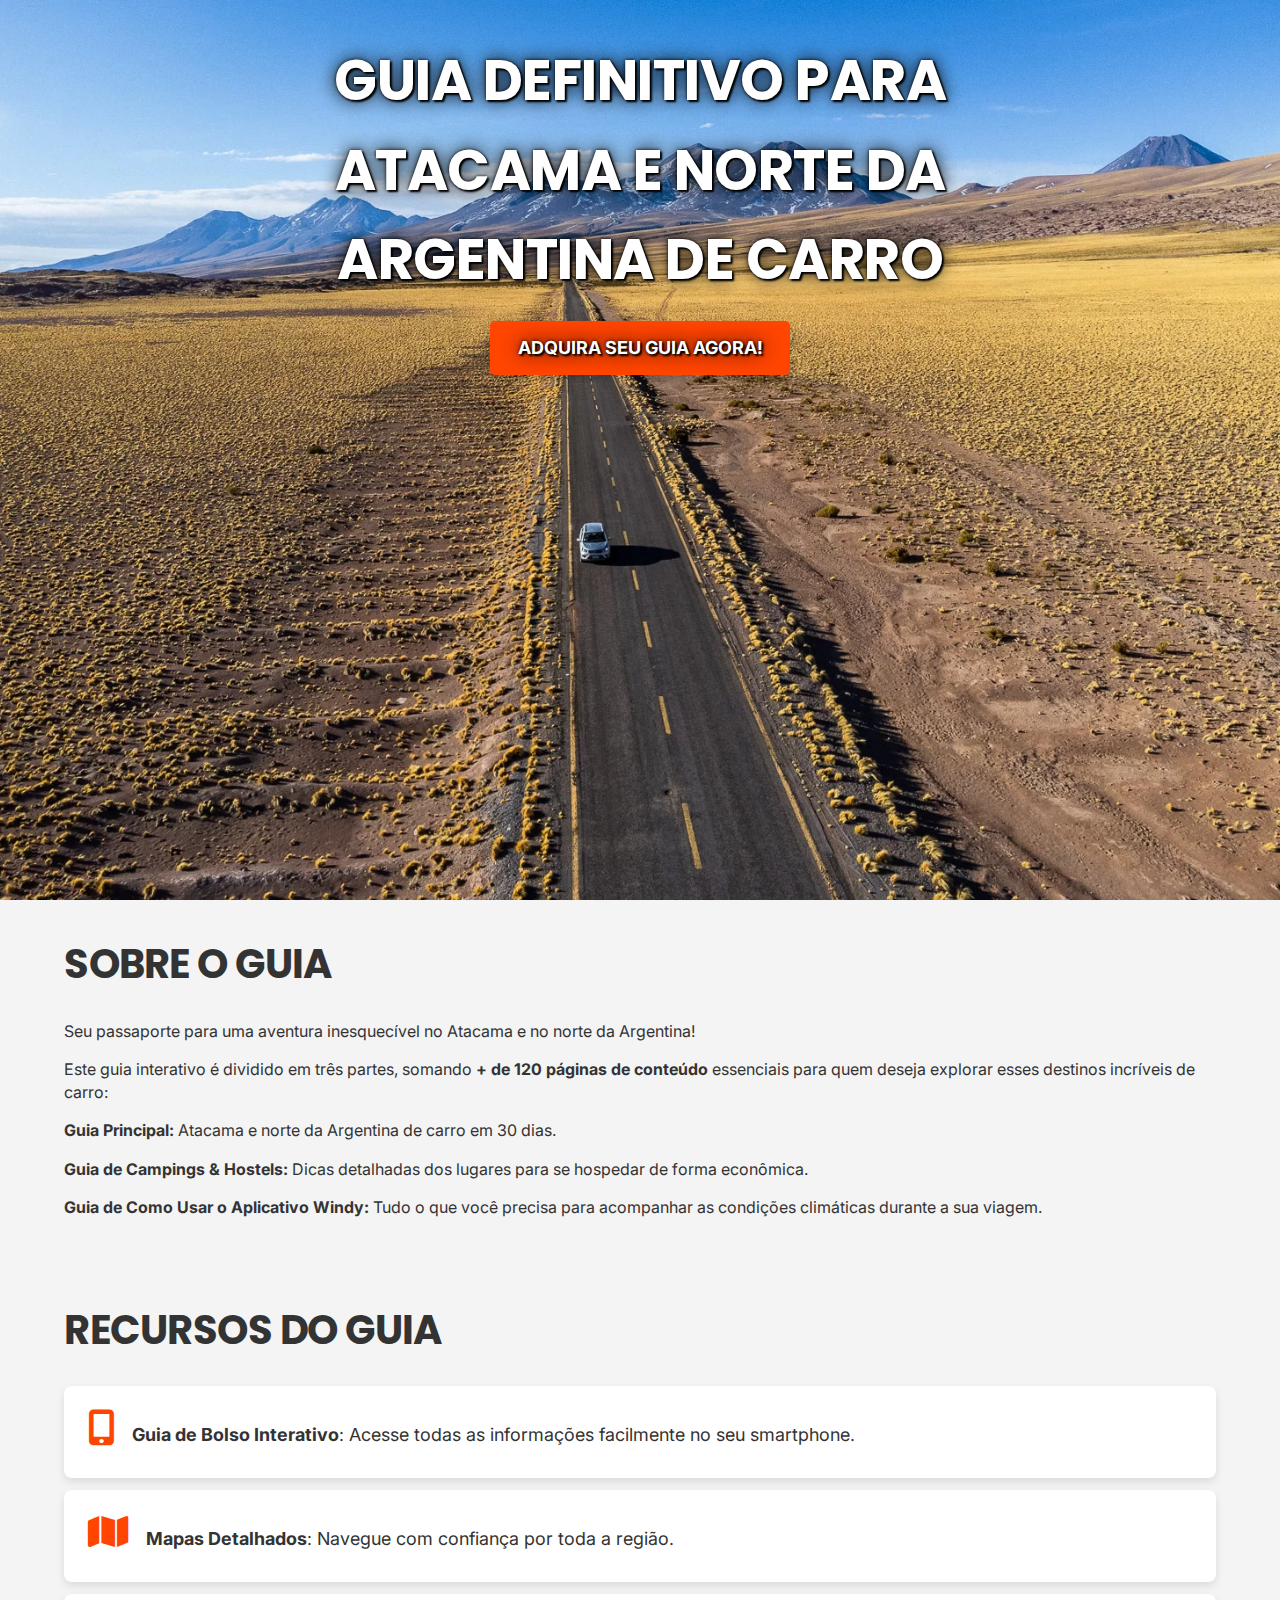
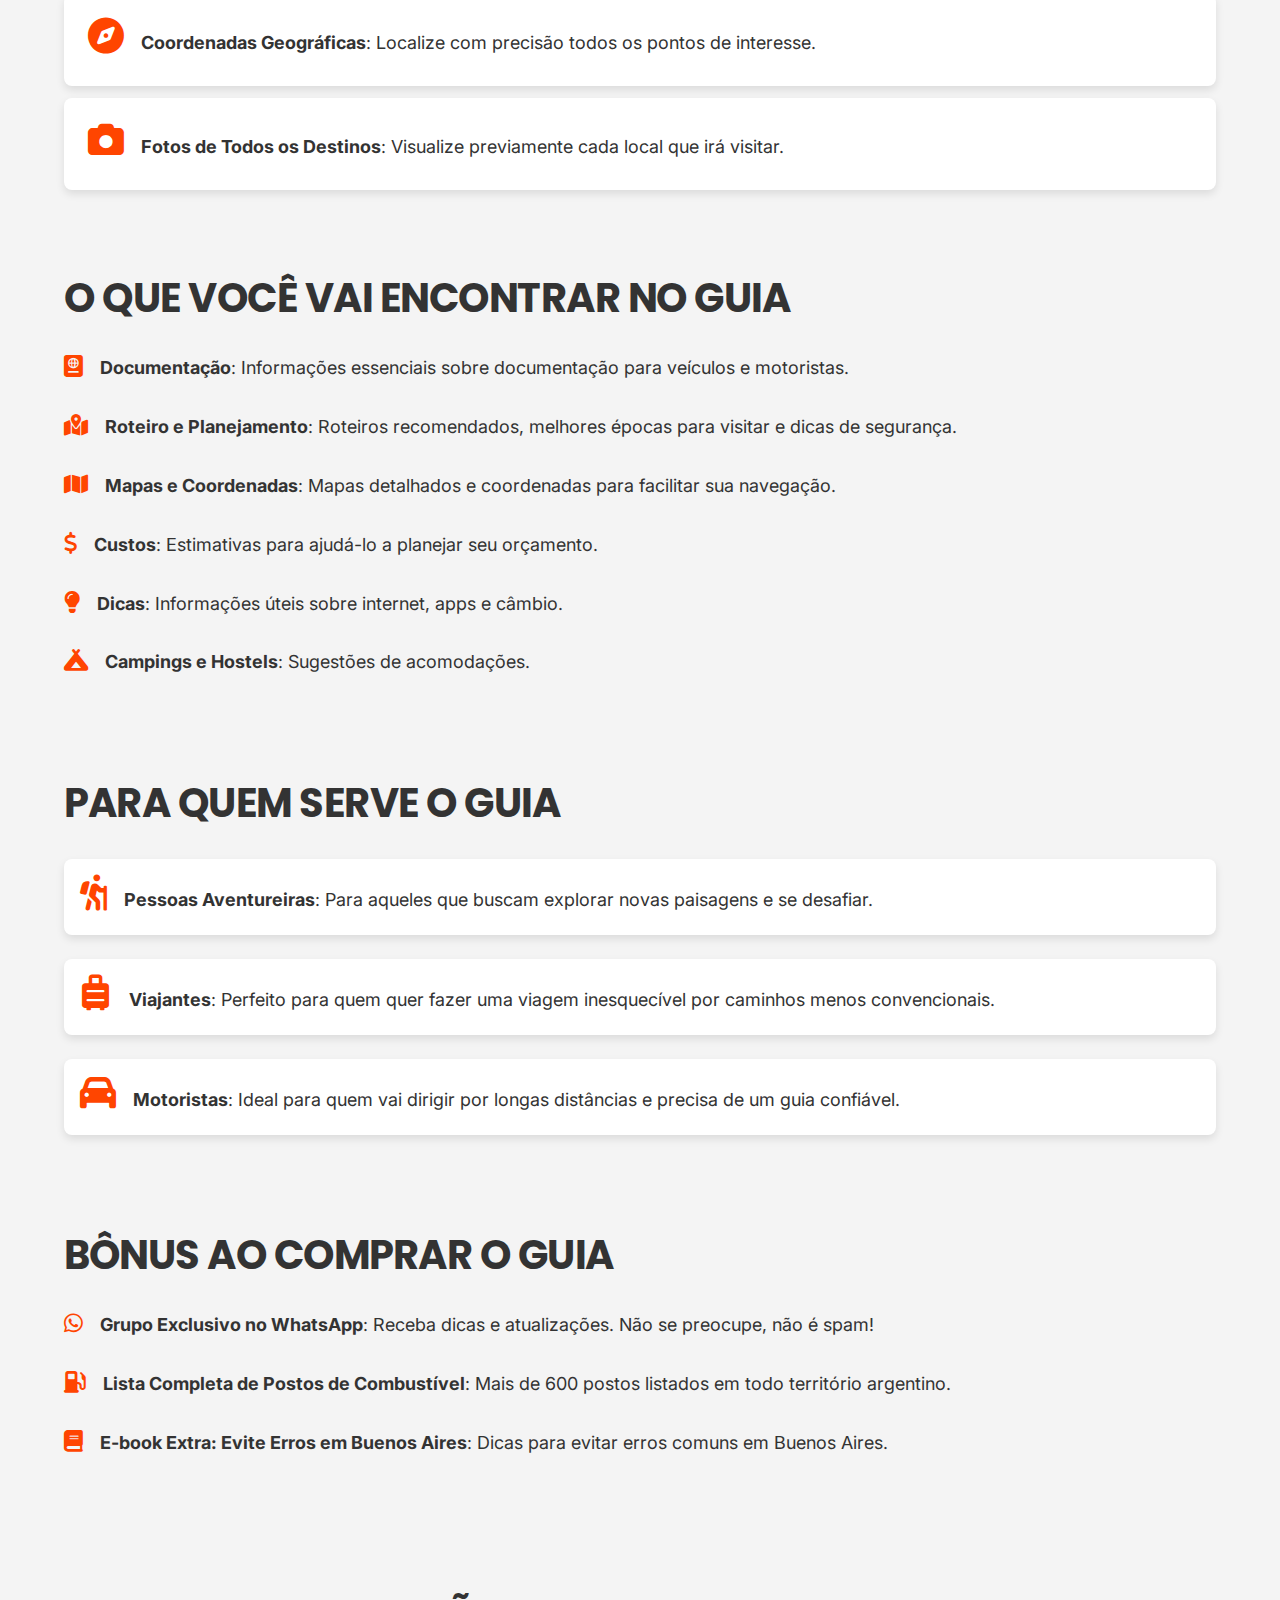
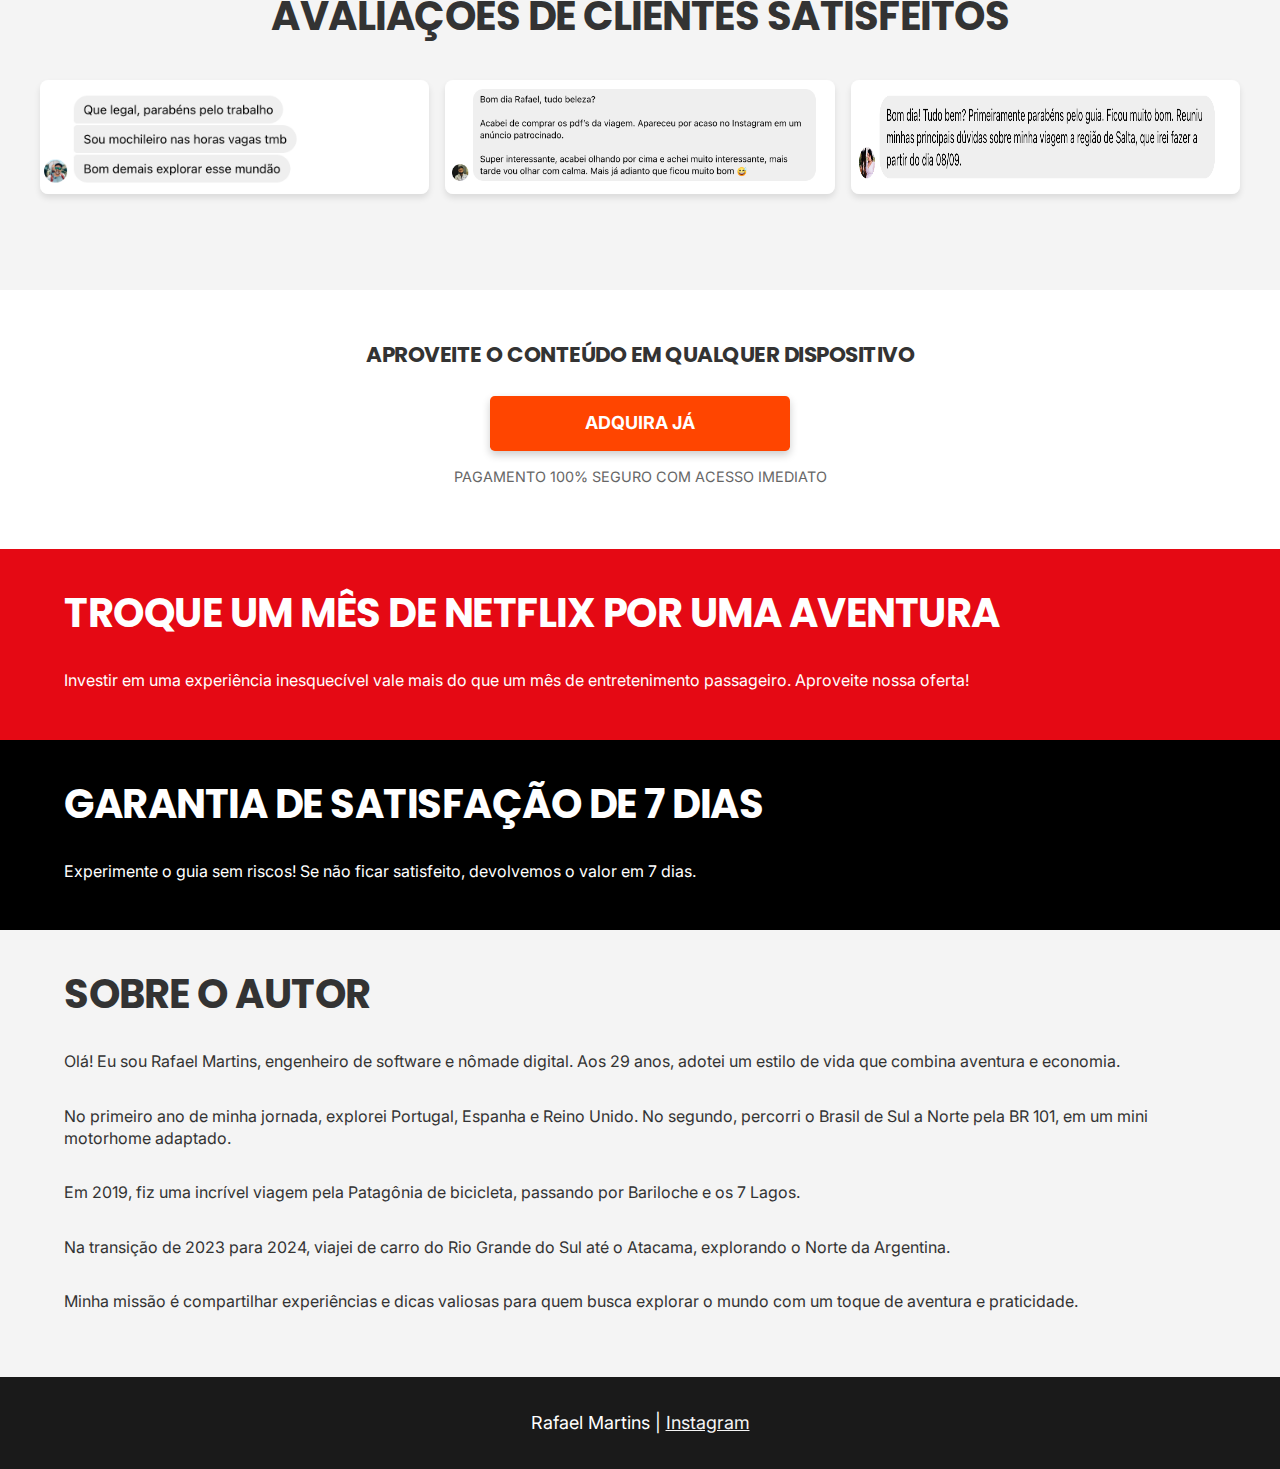
<file: index.html>
<!DOCTYPE html>
<html lang="pt-BR">

<head>
    <meta charset="UTF-8">
    <meta name="viewport" content="width=device-width, initial-scale=1.0">
    <meta name="description"
        content="Explore o Atacama e o norte da Argentina com nosso guia abrangente. Roteiros, dicas e mapas para uma viagem épica de carro.">

    <meta name="keywords"
        content="guia de viagem, Atacama, norte da Argentina, viagem de carro, roteiros, dicas de viagem">
    <meta name="author" content="Rafael Martins">
    <title>Guia Definitivo para Atacama e Norte da Argentina de Carro</title>

    <!-- Favicons -->
    <link rel="apple-touch-icon" sizes="57x57" href="apple-icon-57x57.png">
    <link rel="apple-touch-icon" sizes="60x60" href="apple-icon-60x60.png">
    <link rel="apple-touch-icon" sizes="72x72" href="apple-icon-72x72.png">
    <link rel="apple-touch-icon" sizes="76x76" href="apple-icon-76x76.png">
    <link rel="apple-touch-icon" sizes="114x114" href="apple-icon-114x114.png">
    <link rel="apple-touch-icon" sizes="120x120" href="apple-icon-120x120.png">
    <link rel="apple-touch-icon" sizes="144x144" href="apple-icon-144x144.png">
    <link rel="apple-touch-icon" sizes="152x152" href="apple-icon-152x152.png">
    <link rel="apple-touch-icon" sizes="180x180" href="apple-icon-180x180.png">
    <link rel="icon" type="image/png" sizes="192x192" href="android-icon-192x192.png">
    <link rel="icon" type="image/png" sizes="32x32" href="favicon-32x32.png">
    <link rel="icon" type="image/png" sizes="96x96" href="favicon-96x96.png">
    <link rel="icon" type="image/png" sizes="16x16" href="favicon-16x16.png">


    <link rel="stylesheet" href="styles.css">
    <link href="https://fonts.googleapis.com/css2?family=Poppins:wght@400;700&family=Inter:wght@400;700&display=swap"
        rel="stylesheet">

    <link rel="stylesheet" href="https://cdnjs.cloudflare.com/ajax/libs/font-awesome/6.0.0-beta3/css/all.min.css">

</head>

<body>
    <header class="hero responsive-image">
        <div class="hero-content">
            <h1>Guia Definitivo para Atacama e Norte da Argentina de Carro</h1>
            <a href="https://pay.hotmart.com/A93381925H?checkoutMode=10" class="cta-button">Adquira Seu Guia Agora!</a>
        </div>
    </header>

    <main>
        <section id="sobre" class="fold">
            <h2>Sobre o Guia</h2>

            <p>Seu passaporte para uma aventura inesquecível no Atacama e no norte da Argentina!</p>

            <p>Este guia interativo é dividido em três partes, somando <strong>+ de 120 páginas de conteúdo</strong> essenciais para quem deseja explorar esses destinos incríveis de carro:</p>

            <p> <strong>Guia Principal: </strong> Atacama e norte da Argentina de carro em 30 dias.</p>

            <p> <strong>Guia de Campings & Hostels:</strong> Dicas detalhadas dos lugares para se hospedar de forma econômica.</p>

            <p><strong>Guia de Como Usar o Aplicativo Windy:</strong> Tudo o que você precisa para acompanhar as condições climáticas durante a sua viagem.</p>
        </section>

        <section id="recursos" class="fold zebra">
            <h2>Recursos do Guia</h2>
            <ul class="feature-list">
                <li><i class="fas fa-mobile-alt"></i> <strong>Guia de Bolso Interativo</strong>: Acesse todas as
                    informações facilmente no seu smartphone.</li>
                <li><i class="fas fa-map"></i> <strong>Mapas Detalhados</strong>: Navegue com confiança por toda a
                    região.</li>
                <li><i class="fas fa-compass"></i> <strong>Coordenadas Geográficas</strong>: Localize com precisão todos
                    os pontos de interesse.</li>
                <li><i class="fas fa-camera"></i> <strong>Fotos de Todos os Destinos</strong>: Visualize previamente
                    cada local que irá visitar.</li>
            </ul>
        </section>

        <section id="conteudo" class="fold">
            <h2>O Que Você Vai Encontrar no Guia</h2>
            <ul>
                <li><i class="fas fa-passport"></i> <strong>Documentação</strong>: Informações essenciais sobre
                    documentação para veículos e motoristas.</li>
                <li><i class="fas fa-map-marked-alt"></i> <strong>Roteiro e Planejamento</strong>: Roteiros
                    recomendados, melhores épocas para visitar e dicas de segurança.</li>
                <li><i class="fas fa-map"></i> <strong>Mapas e Coordenadas</strong>: Mapas detalhados e coordenadas para
                    facilitar sua navegação.</li>
                <li><i class="fas fa-dollar-sign"></i> <strong>Custos</strong>: Estimativas para ajudá-lo a planejar seu
                    orçamento.</li>
                <li><i class="fas fa-lightbulb"></i> <strong>Dicas</strong>: Informações úteis sobre internet, apps e
                    câmbio.</li>
                <li><i class="fas fa-campground"></i> <strong>Campings e Hostels</strong>: Sugestões de acomodações.
                </li>
            </ul>
        </section>

        <section id="para-quem" class="fold zebra">
            <h2>Para Quem Serve o Guia</h2>
            <ul class="feature-list">
                <li><i class="fas fa-hiking"></i> <strong>Pessoas Aventureiras</strong>: Para aqueles que buscam
                    explorar novas paisagens e se desafiar.</li>
                <li><i class="fas fa-suitcase-rolling"></i> <strong>Viajantes</strong>: Perfeito para quem quer fazer
                    uma viagem inesquecível por caminhos menos convencionais.</li>
                <li><i class="fas fa-car"></i> <strong>Motoristas</strong>: Ideal para quem vai dirigir por longas
                    distâncias e precisa de um guia confiável.</li>
            </ul>
        </section>

        <section id="bonus" class="fold">
            <h2>Bônus ao Comprar o Guia</h2>
            <ul>
                <li><i class="fab fa-whatsapp"></i> <strong>Grupo Exclusivo no WhatsApp</strong>: Receba dicas e
                    atualizações. Não se preocupe, não é spam!</li>
                <li><i class="fas fa-gas-pump"></i> <strong>Lista Completa de Postos de Combustível</strong>: Mais de
                    600 postos listados em todo território argentino.</li>
                <li><i class="fas fa-book"></i> <strong>E-book Extra: Evite Erros em Buenos Aires</strong>: Dicas para
                    evitar erros comuns em Buenos Aires.</li>
            </ul>
        </section>

        <section id="avaliacoes" class="fold">
            <h2>Avaliações de clientes satisfeitos</h2>
            <div class="avaliacoes-container">
                <img src="avaliacao1.png" alt="Avaliação do cliente 1">
                <img src="avaliacao2.png" alt="Avaliação do cliente 2">
                <img src="avaliacao3.png" alt="Avaliação do cliente 3">
            </div>
        </section>

        <section class="price-fold">
            <h2>Aproveite o conteúdo em qualquer dispositivo</h2>
            <a href="https://pay.hotmart.com/A93381925H?checkoutMode=10" class="cta-button">Adquira Já</a>
            <p class="secure-text">PAGAMENTO 100% SEGURO COM ACESSO IMEDIATO</p>
        </section>

        <section id="netflix" class="fold netflix">
            <h2>Troque um Mês de Netflix por Uma Aventura</h2>
            <p>Investir em uma experiência inesquecível vale mais do que um mês de entretenimento passageiro. Aproveite
                nossa oferta!</p>
        </section>

        <section id="garantia" class="fold guarantee">
            <h2>Garantia de Satisfação de 7 Dias</h2>
            <p>Experimente o guia sem riscos! Se não ficar satisfeito, devolvemos o valor em 7 dias.</p>
        </section>

        <section id="autor" class="fold zebra">
            <h2>Sobre o Autor</h2>
            <p>Olá! Eu sou Rafael Martins, engenheiro de software e nômade digital. Aos 29 anos, adotei um estilo de
                vida que combina aventura e economia.</p>
            <p>No primeiro ano de minha jornada, explorei Portugal, Espanha e Reino Unido. No segundo, percorri o Brasil
                de Sul a Norte pela BR 101, em um mini motorhome adaptado.</p>
            <p>Em 2019, fiz uma incrível viagem pela Patagônia de bicicleta, passando por Bariloche e os 7 Lagos.</p>
            <p>Na transição de 2023 para 2024, viajei de carro do Rio Grande do Sul até o Atacama, explorando o Norte da
                Argentina.</p>
            <p>Minha missão é compartilhar experiências e dicas valiosas para quem busca explorar o mundo com um toque
                de aventura e praticidade.</p>
        </section>
    </main>

    <footer>
        <span>Rafael Martins | <a href="https://instagram.com/ohrafaelmartins/">Instagram</a></span>
    </footer>

</body>


</html>
</file>
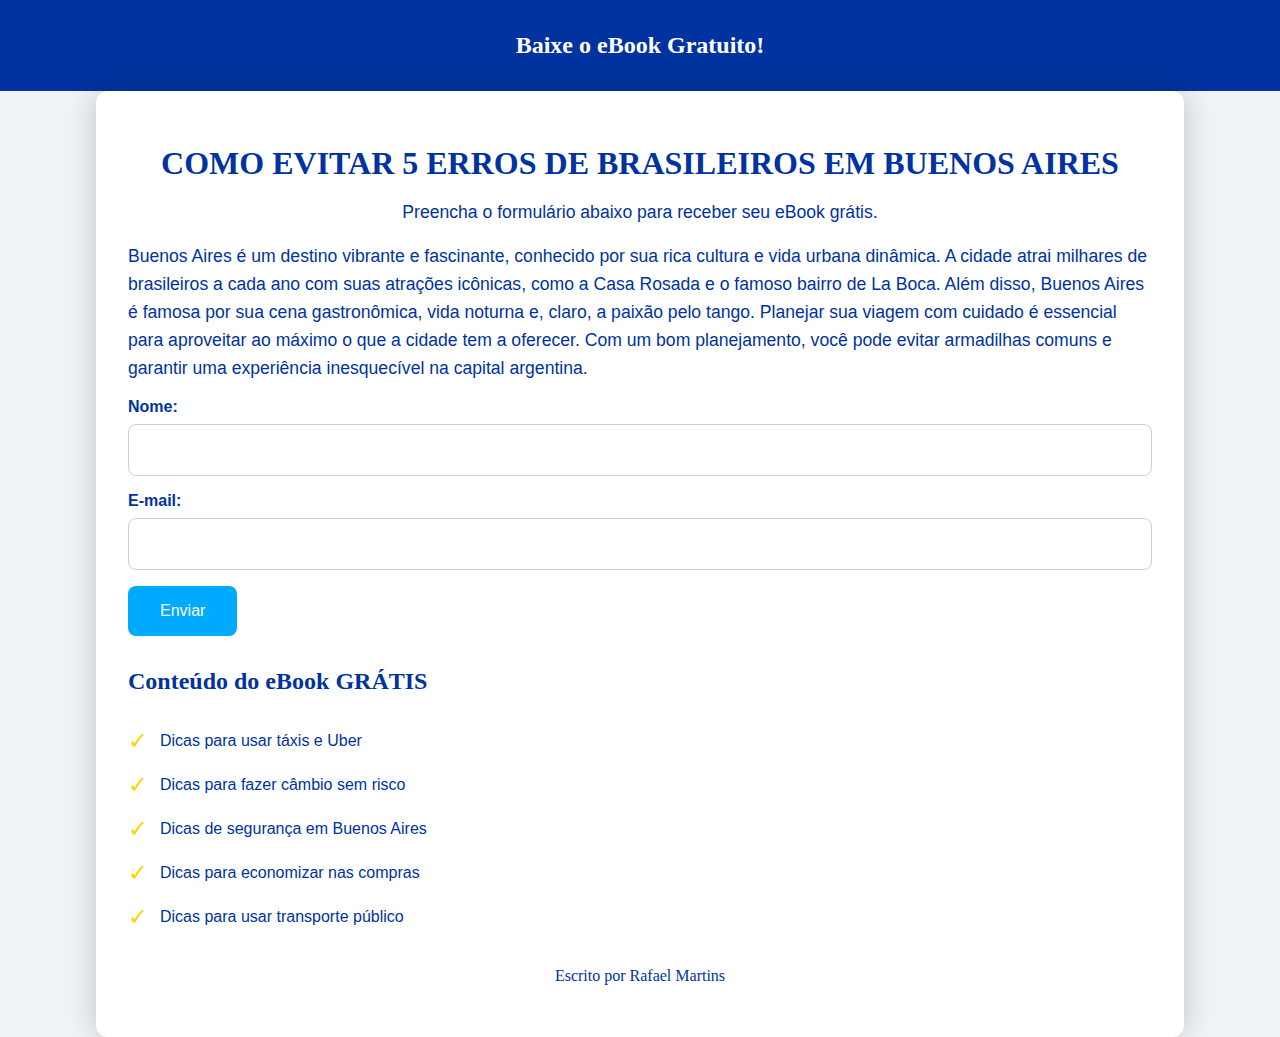
<file: buenosaires/index.html>
<!DOCTYPE html>
<html lang="pt-BR">

<head>
    <meta charset="UTF-8">
    <meta name="viewport" content="width=device-width, initial-scale=1.0">
    <meta name="description"
        content="Baixe o eBook gratuito: 'Como evitar 5 erros de brasileiros em Buenos Aires'. Descubra dicas essenciais para uma viagem segura e econômica, escritas por Rafael Martins.">
    <meta name="keywords"
        content="eBook, Buenos Aires, dicas de viagem, brasileiros, taxi, câmbio, segurança, compras, transporte público, Rafael Martins">
    <title>Como evitar 5 erros de brasileiros em Buenos Aires - Baixe o eBook</title>
    <style>
        body {
            font-family: 'Arial', sans-serif;
            margin: 0;
            padding: 0;
            background-color: #f0f4f7;
            /* Cor de fundo clara */
        }

        header {
            background-color: #0033a0;
            /* Azul escuro */
            color: #ffffff;
            padding: 1rem;
            text-align: center;
        }

        .container {
            max-width: 80vw;
            margin: 0 auto;
            padding: 2rem;
            background-color: #ffffff;
            /* Cor de fundo do conteúdo */
            border-radius: 0.75rem;
            box-shadow: 0 0 2rem rgba(0, 0, 0, 0.2);
            /* Sombras mais sutis e elegantes */
        }

        .ebook-title {
            font-family: 'Georgia', serif;
            color: #0033a0;
            /* Azul escuro */
            font-size: 2rem;
            /* Tamanho maior */
            text-align: center;
            margin-bottom: 1rem;
            text-transform: uppercase;
        }

        .form-title {
            font-family: 'Georgia', serif;
            font-size: 1.5rem;
            text-align: center;
        }

        h1 {
            color: #ffffff;
        }

        h2 {
            font-family: 'Georgia', serif;
            color: #0033a0;
            /* Azul escuro */
            margin-top: 2rem;
            font-size: 1.5rem;
        }

        p {
            color: #0033a0;
            /* Azul escuro */
            text-align: center;
            font-size: 1.1rem;
            line-height: 1.6;
            margin: 1rem 0;
        }

        .left-align {
            text-align: left;
            font-size: 1.1rem;
            line-height: 1.6;
        }

        label {
            display: block;
            margin: 1rem 0 0.5rem;
            color: #0033a0;
            /* Azul escuro */
            font-weight: bold;
        }

        input[type="text"],
        input[type="email"] {
            width: 100%;
            padding: 1rem;
            border: 1px solid #d0d0d0;
            border-radius: 0.5rem;
            box-sizing: border-box;
            font-size: 1rem;
        }

        button {
            background-color: #00aaff;
            /* Azul celeste */
            color: #ffffff;
            border: none;
            padding: 1rem 2rem;
            border-radius: 0.5rem;
            cursor: pointer;
            font-size: 1rem;
            margin-top: 1rem;
            transition: background-color 0.3s ease;
        }

        button:hover {
            background-color: #0077cc;
            /* Azul escuro em hover */
        }

        .modal {
            display: none;
            position: fixed;
            z-index: 1000;
            left: 0;
            top: 0;
            width: 100vw;
            height: 100vh;
            overflow: auto;
            background-color: rgba(0, 0, 0, 0.5);
            /* Escurece um pouco mais o fundo do modal */
        }

        .modal-content {
            background-color: #ffffff;
            margin: 10vh auto;
            padding: 2rem;
            border: 1px solid #ddd;
            width: 80vw;
            max-width: 30rem;
            border-radius: 0.75rem;
            box-shadow: 0 0 1rem rgba(0, 0, 0, 0.2);
            text-align: center;
            /* Centraliza o texto dentro do modal */
        }

        .modal-content h2 {
            color: #0033a0;
            /* Azul escuro */
            font-size: 1.5rem;
            margin-bottom: 1rem;
        }

        .modal-content button {
            background-color: #00aaff;
            /* Azul celeste */
            color: #ffffff;
            border: none;
            padding: 1rem 2rem;
            border-radius: 0.5rem;
            cursor: pointer;
            font-size: 1rem;
            transition: background-color 0.3s ease;
        }

        .modal-content button:hover {
            background-color: #0077cc;
            /* Azul escuro em hover */
        }

        .author-info {
            text-align: center;
            margin-top: 2rem;
            color: #0033a0;
            /* Azul escuro */
        }

        .author-info p {
            font-family: 'Georgia', serif;
            font-size: 1rem;
        }

        .content-list {
            margin: 2rem 0;
            padding: 0;
            list-style-type: none;
        }

        .content-list li {
            margin: 1rem 0;
            font-family: 'Arial', sans-serif;
            font-size: 1rem;
            color: #0033a0;
            /* Azul escuro */
            display: flex;
            align-items: center;
        }

        .content-list li::before {
            content: '\2713';
            /* Checkmark Unicode */
            color: #ffd700;
            /* Amarelo dourado */
            margin-right: 0.75rem;
            font-size: 1.5em;
        }

        @media (max-width: 600px) {
            .container {
                padding: 1rem;
            }

            button {
                width: 100%;
                padding: 1rem;
            }

            .ebook-title {
                font-size: 1.5rem;
                /* Ajusta o tamanho para dispositivos móveis */
                text-transform: uppercase;
            }
        }

        /* Indicador de carregamento */
        .loading-overlay {
            
            position: fixed;
            z-index: 1000;
            left: 0;
            top: 0;
            width: 100vw;
            height: 100vh;
            background-color: rgba(0, 0, 0, 0.5);
            /* Cor de fundo semi-transparente */
            display: flex;
            align-items: center;
            justify-content: center;
            display: none;
        }

        .loading-spinner {
            border: 0.4rem solid rgba(0, 0, 0, 0.1);
            border-radius: 50%;
            border-top: 0.4rem solid #0033a0;
            width: 3rem;
            height: 3rem;
            animation: spin 1s linear infinite;
            /* Animação de rotação */
        }

        @keyframes spin {
            0% {
                transform: rotate(0deg);
            }

            100% {
                transform: rotate(360deg);
            }
        }
    </style>
    <script src="form-handler.js" defer></script>
    <script src="modal-handler.js" defer></script>
</head>

<body>
    <header>
        <h1 class="form-title">Baixe o eBook Gratuito!</h1>
    </header>

    <main class="container">
        <section>
            <h1 class="ebook-title">Como evitar 5 erros de brasileiros em Buenos Aires</h1>
            <p>Preencha o formulário abaixo para receber seu eBook grátis.</p>

            <!-- Novo Parágrafo Adicionado -->
            <p class="left-align">Buenos Aires é um destino vibrante e fascinante, conhecido por sua rica cultura e vida
                urbana dinâmica. A cidade atrai milhares de brasileiros a cada ano com suas atrações icônicas, como a
                Casa Rosada e o famoso bairro de La Boca. Além disso, Buenos Aires é famosa por sua cena gastronômica,
                vida noturna e, claro, a paixão pelo tango. Planejar sua viagem com cuidado é essencial para aproveitar
                ao máximo o que a cidade tem a oferecer. Com um bom planejamento, você pode evitar armadilhas comuns e
                garantir uma experiência inesquecível na capital argentina.</p>

            <form id="signup-form">
                <label for="name">Nome:</label>
                <input type="text" id="name" name="name" required>

                <label for="email">E-mail:</label>
                <input type="email" id="email" name="email" required>

                <button type="submit">Enviar</button>
            </form>
        </section>

        <section>
            <h2>Conteúdo do eBook GRÁTIS</h2>
            <ul class="content-list">
                <li>Dicas para usar táxis e Uber</li>
                <li>Dicas para fazer câmbio sem risco</li>
                <li>Dicas de segurança em Buenos Aires</li>
                <li>Dicas para economizar nas compras</li>
                <li>Dicas para usar transporte público</li>
            </ul>
        </section>

        <section class="author-info">
            <p>Escrito por Rafael Martins</p>
        </section>
    </main>

    <!-- Modal de Agradecimento -->
    <div id="thank-you-modal" class="modal">
        <div class="modal-content">
            <h2>Obrigado pelo seu interesse!</h2>
            <p>Seu eBook estará disponível para download agora.</p>
            <a href="https://drive.google.com/file/d/1_onwgUzwqHMYz6DD2ZAAzCmzj5cDW_jm/view?usp=sharing" download>
                <button>Baixar eBook</button>
            </a>
        </div>
    </div>

    <!-- Indicador de carregamento -->
    <div id="loading-overlay" class="loading-overlay">
        <div class="loading-spinner"></div>
    </div>

</body>

</html>
</file>
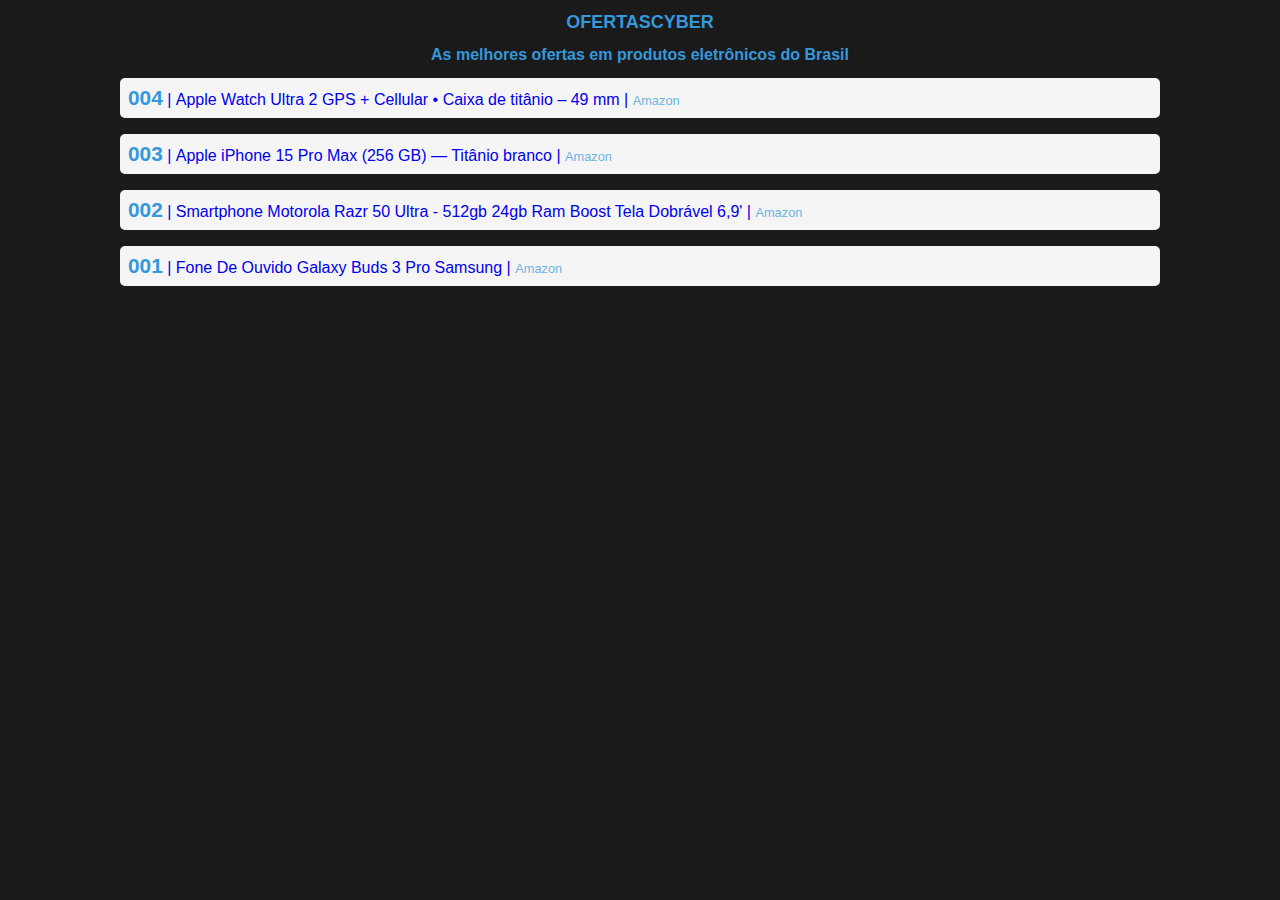
<file: ofertascyber/index.html>
<!DOCTYPE html>
<html lang="pt-BR">

<head>
    <meta charset="UTF-8">
    <meta name="viewport" content="width=device-width, initial-scale=1.0">
    <meta name="description" content="Encontre as melhores ofertas em produtos eletrônicos no ofertascyber. Compare preços e descubra as melhores oportunidades de compra no Brasil.">
    <meta name="keywords" content="ofertas, eletrônicos, descontos, produtos eletrônicos, Brasil">
    <meta name="author" content="ofertascyber">
    <title>ofertascyber - Melhores ofertas em produtos eletrônicos</title>
    <link rel="stylesheet" href="styles.css">
    <link rel="icon" href="favicon.ico" type="image/x-icon">
</head>

<body>
    <header>
        <h1>ofertascyber</h1>
        <h2>As melhores ofertas em produtos eletrônicos do Brasil</h2>
    </header>

    <main>
        <section id="product-list">
            <!-- Lista de produtos será carregada aqui -->
        </section>
    </main>

    <script src="script.js" defer></script>
</body>

</html>
</file>
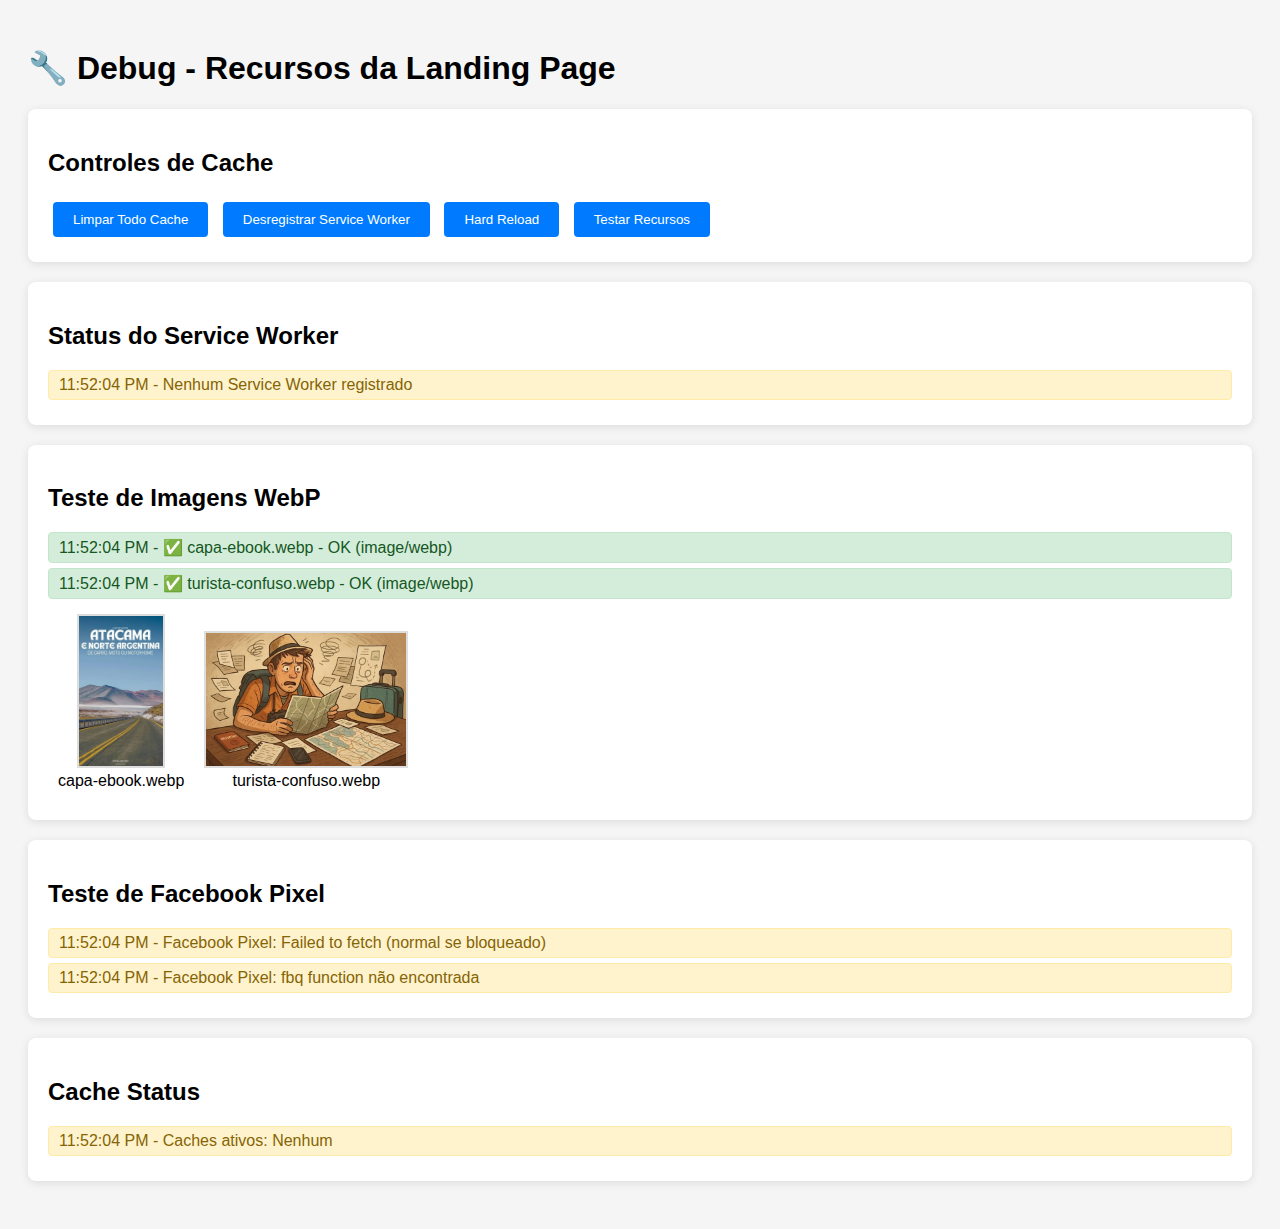
<file: debug-resources.html>
<!DOCTYPE html>
<html lang="pt-BR">
<head>
    <meta charset="UTF-8">
    <meta name="viewport" content="width=device-width, initial-scale=1.0">
    <title>Debug - Recursos da Landing Page</title>
    <style>
        body { font-family: Arial, sans-serif; padding: 20px; background: #f5f5f5; }
        .debug-section { background: white; margin: 20px 0; padding: 20px; border-radius: 8px; box-shadow: 0 2px 10px rgba(0,0,0,0.1); }
        .status { padding: 5px 10px; border-radius: 4px; margin: 5px 0; }
        .success { background: #d4edda; color: #155724; border: 1px solid #c3e6cb; }
        .error { background: #f8d7da; color: #721c24; border: 1px solid #f5c6cb; }
        .warning { background: #fff3cd; color: #856404; border: 1px solid #ffeaa7; }
        button { background: #007bff; color: white; border: none; padding: 10px 20px; border-radius: 4px; cursor: pointer; margin: 5px; }
        button:hover { background: #0056b3; }
        .image-test { display: inline-block; margin: 10px; text-align: center; }
        .image-test img { max-width: 200px; max-height: 150px; border: 2px solid #ddd; }
    </style>
</head>
<body>
    <h1>🔧 Debug - Recursos da Landing Page</h1>
    
    <div class="debug-section">
        <h2>Controles de Cache</h2>
        <button onclick="clearAllCache()">Limpar Todo Cache</button>
        <button onclick="unregisterServiceWorker()">Desregistrar Service Worker</button>
        <button onclick="location.reload(true)">Hard Reload</button>
        <button onclick="testAllResources()">Testar Recursos</button>
    </div>

    <div class="debug-section">
        <h2>Status do Service Worker</h2>
        <div id="sw-status"></div>
    </div>

    <div class="debug-section">
        <h2>Teste de Imagens WebP</h2>
        <div id="webp-test"></div>
        <div id="image-display"></div>
    </div>

    <div class="debug-section">
        <h2>Teste de Facebook Pixel</h2>
        <div id="fb-pixel-test"></div>
    </div>

    <div class="debug-section">
        <h2>Cache Status</h2>
        <div id="cache-status"></div>
    </div>

    <script>
        function log(message, type = 'info') {
            console.log(`[${type.toUpperCase()}] ${message}`);
            const div = document.createElement('div');
            div.className = `status ${type === 'error' ? 'error' : type === 'success' ? 'success' : 'warning'}`;
            div.textContent = `${new Date().toLocaleTimeString()} - ${message}`;
            return div;
        }

        async function clearAllCache() {
            try {
                if ('caches' in window) {
                    const cacheNames = await caches.keys();
                    await Promise.all(cacheNames.map(name => caches.delete(name)));
                    document.getElementById('cache-status').appendChild(log('Cache limpo com sucesso', 'success'));
                }
            } catch (error) {
                document.getElementById('cache-status').appendChild(log(`Erro ao limpar cache: ${error.message}`, 'error'));
            }
        }

        async function unregisterServiceWorker() {
            try {
                if ('serviceWorker' in navigator) {
                    const registrations = await navigator.serviceWorker.getRegistrations();
                    await Promise.all(registrations.map(reg => reg.unregister()));
                    document.getElementById('sw-status').appendChild(log('Service Worker desregistrado', 'success'));
                }
            } catch (error) {
                document.getElementById('sw-status').appendChild(log(`Erro ao desregistrar SW: ${error.message}`, 'error'));
            }
        }

        async function testWebPImages() {
            const images = ['capa-ebook.webp', 'turista-confuso.webp'];
            const container = document.getElementById('webp-test');
            const displayContainer = document.getElementById('image-display');
            
            for (const imageName of images) {
                try {
                    const response = await fetch(imageName);
                    if (response.ok) {
                        container.appendChild(log(`✅ ${imageName} - OK (${response.headers.get('content-type')})`, 'success'));
                        
                        // Exibir a imagem
                        const imgDiv = document.createElement('div');
                        imgDiv.className = 'image-test';
                        imgDiv.innerHTML = `
                            <img src="${imageName}" alt="${imageName}" onload="console.log('Imagem carregada: ${imageName}')" onerror="console.log('Erro ao carregar: ${imageName}')">
                            <div>${imageName}</div>
                        `;
                        displayContainer.appendChild(imgDiv);
                    } else {
                        container.appendChild(log(`❌ ${imageName} - ${response.status} ${response.statusText}`, 'error'));
                    }
                } catch (error) {
                    container.appendChild(log(`❌ ${imageName} - Erro de rede: ${error.message}`, 'error'));
                }
            }
        }

        async function testFacebookPixel() {
            const container = document.getElementById('fb-pixel-test');
            
            try {
                const response = await fetch('https://connect.facebook.net/en_US/fbevents.js', { mode: 'no-cors' });
                container.appendChild(log('Facebook Pixel: Tentativa de conexão feita', 'warning'));
            } catch (error) {
                container.appendChild(log(`Facebook Pixel: ${error.message} (normal se bloqueado)`, 'warning'));
            }
            
            if (typeof fbq !== 'undefined') {
                container.appendChild(log('Facebook Pixel: fbq function disponível', 'success'));
            } else {
                container.appendChild(log('Facebook Pixel: fbq function não encontrada', 'warning'));
            }
        }

        async function checkServiceWorker() {
            const container = document.getElementById('sw-status');
            
            if ('serviceWorker' in navigator) {
                try {
                    const registrations = await navigator.serviceWorker.getRegistrations();
                    if (registrations.length > 0) {
                        registrations.forEach((reg, index) => {
                            container.appendChild(log(`Service Worker ${index + 1}: ${reg.active?.scriptURL || 'Inativo'}`, 'success'));
                            container.appendChild(log(`Estado: ${reg.active?.state || 'N/A'}`, 'info'));
                        });
                    } else {
                        container.appendChild(log('Nenhum Service Worker registrado', 'warning'));
                    }
                } catch (error) {
                    container.appendChild(log(`Erro ao verificar SW: ${error.message}`, 'error'));
                }
            } else {
                container.appendChild(log('Service Worker não suportado', 'error'));
            }
        }

        async function testAllResources() {
            document.getElementById('webp-test').innerHTML = '';
            document.getElementById('image-display').innerHTML = '';
            document.getElementById('fb-pixel-test').innerHTML = '';
            document.getElementById('sw-status').innerHTML = '';
            document.getElementById('cache-status').innerHTML = '';
            
            await testWebPImages();
            await testFacebookPixel();
            await checkServiceWorker();
            
            const cacheNames = await caches.keys();
            document.getElementById('cache-status').appendChild(log(`Caches ativos: ${cacheNames.join(', ') || 'Nenhum'}`, 'info'));
        }

        // Executar testes automaticamente ao carregar
        window.addEventListener('load', testAllResources);
    </script>
</body>
</html>
</file>
<file: styles.css>
:root {
    --primary-color: #ff4500;
    --secondary-color: #1a1a1a;
    --text-color: #333;
    --light-text-color: #fff;
    --background-color: #f4f4f4;
    --netflix-red: #e50914;
    --guarantee-black: #000;
}

* {
    margin: 0;
    padding: 0;
    box-sizing: border-box;
}

p {
    padding-bottom: 1em;
    line-height: 1.4;
    font-size: medium;
}

.fold li {
    padding-bottom: 1em;
    line-height: 1.6;
    font-size: large;
}

header {
    background-image: url('https://www.placeswithoutdoors.com/wp-content/uploads/2022/10/atacama-woestijn-roadtrip.jpg');
    background-size: cover;
    background-position: center;
    height: 100vh;
}


body {
    font-family: 'Inter', sans-serif;
    line-height: 1.6;
    color: var(--text-color);
    background-color: var(--background-color);
}

h1,
h2,
h3 {
    font-family: 'Poppins', sans-serif;
    font-weight: 700;
}

.hero {
    display: flex;
    /* align-items: center; */
    justify-content: center;
    text-align: center;
    color: var(--light-text-color);
    padding-top: 2em;
    text-shadow: 2px 2px 2px black, 0 0 1em black, 0 0 0.2em black;
}


.hero-content p {
    font-size: x-large;
}

.hero h1 {
    margin-bottom: 1rem;
    letter-spacing: -0.5px;
    text-transform: uppercase;
}

.fold {
    padding: 2rem 1rem;
}

.zebra:nth-child(even) {
    background-color: var(--background-color);
}

.zebra:nth-child(odd) {
    background-color: #fff;
}

.netflix {
    background-color: var(--netflix-red);
    color: var(--light-text-color);
}

.guarantee {
    background-color: var(--guarantee-black);
    color: var(--light-text-color);
}

h2 {
    font-size: 2rem;
    margin-bottom: 1.5rem;
    letter-spacing: -0.5px;
}

ul,
ol {
    list-style-type: none;
}

li {
    margin-bottom: 0.75rem;
}

.cta-button {
    display: inline-block;
    background-color: var(--primary-color);
    color: var(--light-text-color);
    padding: 0.8rem 1.5rem;
    text-decoration: none;
    border-radius: 0.3rem;
    font-weight: bold;
    transition: background-color 0.3s ease, transform 0.2s ease;
    text-transform: uppercase;
    width: 300px;
}

.cta-button:hover {
    background-color: black;
    color: red;
    transform: translateY(-2px);
}

.cta-button-w {
    background-color: white;
    color: black;
}

footer {
    background-color: var(--secondary-color);
    color: var(--light-text-color);
    text-align: center;
    padding: 2rem;
}

footer a {
    color: whitesmoke;
}

/* Icons */
.fas,
.fab {
    margin-right: 0.75rem;
    font-size: 1.2em;
    color: var(--primary-color);
}

/* Shadows */
.cta-button {
    box-shadow: 0 0.25rem 0.5rem rgba(0, 0, 0, 0.2);
}

/* Feature list */
.feature-list {
    gap: 1.5rem;
    grid-template-columns: repeat(auto-fit, minmax(250px, 1fr));
}

.feature-list li {
    background-color: #fff;
    padding: 1.5rem;
    border-radius: 0.5rem;
    box-shadow: 0 0.25rem 0.5rem rgba(0, 0, 0, 0.1);
    transition: transform 0.3s ease;
}

.feature-list li:hover {
    transform: translateY(-5px);
}

.feature-list .fas,
.feature-list .fab {
    font-size: 2em;
    margin-bottom: 0.5rem;
}

/* Specific section styles */
#para-quem ul {
    flex-wrap: wrap;
    justify-content: space-between;
}

#para-quem li {
    flex-basis: 100%;
    margin-bottom: 1.5rem;
    padding: 1rem;
    background-color: #fff;
    border-radius: 0.5rem;
    box-shadow: 0 0.25rem 0.5rem rgba(0, 0, 0, 0.1);
}

#autor p {
    margin-bottom: 1rem;
}

/* Media Queries for larger screens */
@media screen and (min-width: 48rem) {
    .hero h1 {
        font-size: 3.5rem;
    }


    h2 {
        font-size: 2.5rem;
    }

    #para-quem li {
        flex-basis: calc(50% - 1rem);
    }
}

@media screen and (min-width: 64rem) {
    .hero-content {
        max-width: 50rem;
    }

    .fold {
        padding: 2rem 4rem;
    }

    body {
        font-size: 1.125rem;
    }

    #para-quem li {
        flex-basis: calc(33.33% - 1rem);
    }
}

section h2 {
    text-transform: uppercase;
}

.responsive-image {
    background-image: url("bg_full.webp");
}

@media screen and (min-width: 320px) {
    .responsive-image {
        background-image: url("bg_full.webp");
        background-position: center;
    }
}

@media screen and (min-width: 640px) {
    .responsive-image {
        background-image: url("bg_full.webp");
    }
}

@media screen and (min-width: 1024px) {
    .responsive-image {
        background-image: url("bg_full.webp");
    }
}



/* Estilos base para a seção de avaliações (mobile-first) */
#avaliacoes {
    padding: 2rem 1rem;
}

#avaliacoes h2 {
    font-size: 1.5rem;
    text-align: center;
    margin-bottom: 1.5rem;
    color: var(--text-color);
}

#avaliacoes img {
    width: 100%;
    max-width: 400px;
    height: auto;
    display: block;
    margin: 0 auto 1rem;
    border-radius: 8px;
    box-shadow: 0 4px 6px rgba(0, 0, 0, 0.1);
}

/* Media query para tablets */
@media screen and (min-width: 768px) {
    #avaliacoes {
        padding: 3rem 2rem;
    }

    #avaliacoes h2 {
        font-size: 2rem;
    }

    #avaliacoes .avaliacoes-container {
        display: flex;
        justify-content: space-around;
        flex-wrap: wrap;
    }

    #avaliacoes img {
        width: calc(50% - 1rem);
        margin-bottom: 2rem;
    }
}

/* Media query para desktops */
@media screen and (min-width: 1024px) {
    #avaliacoes {
        padding: 4rem 2rem;
    }

    #avaliacoes h2 {
        font-size: 2.5rem;
        margin-bottom: 2rem;
    }

    #avaliacoes .avaliacoes-container {
        justify-content: space-between;
    }

    #avaliacoes img {
        width: calc(33.333% - 1rem);
    }
}

.price-fold {
    /* background-color: #f8f8f8; */
    background-color: white;
    padding: 3rem 1rem;
    text-align: center;
}

.price-fold h2 {
    font-size: larger;
}

.price {
    font-size: xx-large;
    font-weight: bold;
    color: #ff6600;
    margin: 1rem 0;
}
.price-text {
    font-size:  medium;
    font-weight: bold;
    color: #ff6600;
    margin: 1rem 0;
}

.secure-text {
    font-size: 0.9rem;
    color: #666;
    margin-top: 1rem;
}
</file>
<file: ofertascyber/styles.css>
:root {
    --primary-color: #2c3e50;
    --secondary-color: #34495e;
    --accent-color: #3498db;
    --text-color: #3498db;
    --background-color: #1a1a1a;
}

body {
    font-family: Arial, sans-serif;
    background-color: var(--background-color);
    color: var(--text-color);
    margin: 0;
    padding: 0;
}

.container {
    max-width: 600px;
    margin: 0 auto;
    padding: 20px;
}

h1 {
    text-align: center;
    color: var(--accent-color);
    font-size: large;
    text-transform: uppercase;
}
h2,
h3,
h4 {
    text-align: center;
    color: var(--accent-color);
    font-size: medium;
}

.product-button {
    background-color: whitesmoke;
    display: block;
    width: 80%;
    padding: 8px;
    margin-bottom: 1em !important;
    border: none;
    border-radius: 5px;
    text-align: left;
    cursor: pointer;
    transition: background-color 0.3s;
    margin: 0 auto;
}

.product-button:hover {
    background-color: var(--secondary-color);
}

.product-code {
    font-size: 1.3em;
    font-weight: 900;
    color: var(--accent-color);
}

.product-title {
    font-size: 1em;
    margin: 5px 0;
}

.product-origin {
    font-size: 0.8em;
    color: var(--text-color);
    opacity: 0.7;
}

@media (max-width: 480px) {
    .container {
        padding: 10px;
    }

    .product-code {
        font-size: 1.3em;
    }

    .product-title {
        font-size: 0.9em;
    }

    .product-origin {
        font-size: 0.7em;
    }
}
</file>
